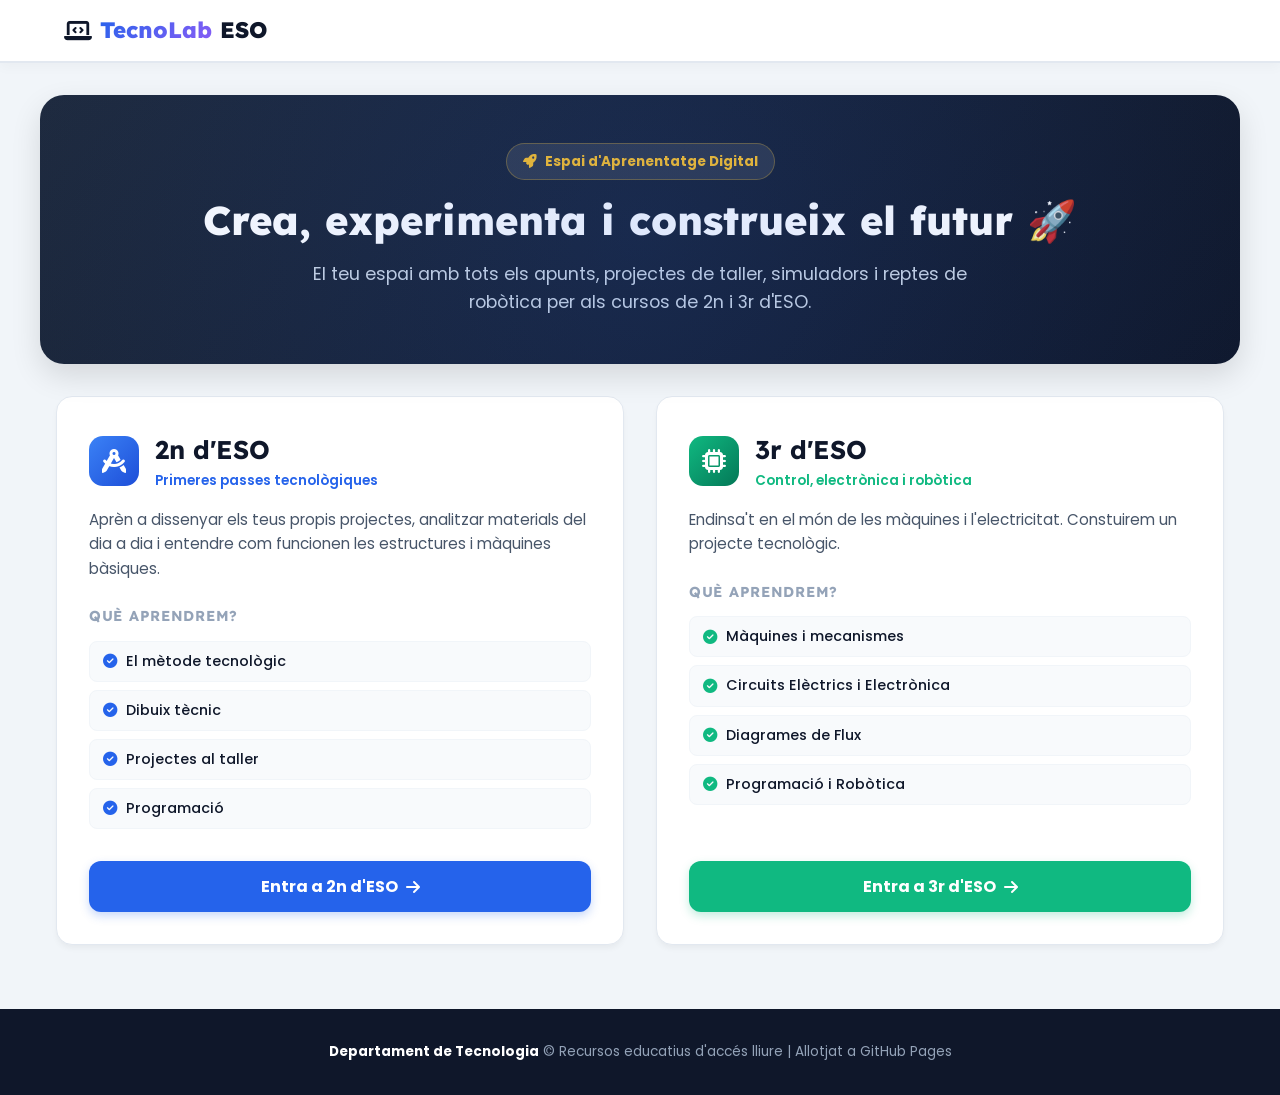
<file: index.html>
<!DOCTYPE html>
<html lang="ca">
<head>
    <meta charset="UTF-8">
    <meta name="viewport" content="width=device-width, initial-scale=1.0">
    <title>TecnoLab ESO | Descobreix, Crea i Programa</title>
    <!-- Fonts modernes i accessibles -->
    <link rel="preconnect" href="https://fonts.googleapis.com">
    <link rel="preconnect" href="https://fonts.gstatic.com" crossorigin>
    <link href="https://fonts.googleapis.com/css2?family=Lexend:wght@400;600;800&family=Poppins:wght@400;600;700&display=swap" rel="stylesheet">
    <!-- FontAwesome per a icones molones -->
    <link rel="stylesheet" href="https://cdnjs.cloudflare.com/ajax/libs/font-awesome/6.4.0/css/all.min.css">
    
    <style>
        :root {
            --primary: #2563eb;
            --primary-hover: #1d4ed8;
            --secondary: #10b981;
            --secondary-hover: #059669;
            --accent-yellow: #f59e0b;
            --bg-main: #f1f5f9;
            --card-bg: #ffffff;
            --text-main: #0f172a;
            --text-muted: #475569;
            --radius: 16px;
        }

        * {
            box-sizing: border-box;
            margin: 0;
            padding: 0;
        }

        body {
            font-family: 'Poppins', sans-serif;
            line-height: 1.6;
            color: var(--text-main);
            background-color: var(--bg-main);
        }

        h1, h2, h3, .logo {
            font-family: 'Lexend', sans-serif;
        }

        /* Capçalera i Navegació */
        header {
            background-color: rgba(255, 255, 255, 0.95);
            backdrop-filter: blur(8px);
            border-bottom: 2px solid #e2e8f0;
            position: sticky;
            top: 0;
            z-index: 1000;
            box-shadow: 0 4px 12px rgba(0,0,0,0.03);
        }

        .header-container {
            max-width: 1200px;
            margin: 0 auto;
            display: flex;
            justify-content: space-between;
            align-items: center;
            padding: 0.8rem 1.5rem;
        }

        .logo a {
            font-size: 1.4rem;
            font-weight: 800;
            color: var(--text-main);
            text-decoration: none;
            display: flex;
            align-items: center;
            gap: 0.5rem;
        }

        .logo span {
            background: linear-gradient(135deg, var(--primary), #8b5cf6);
            -webkit-background-clip: text;
            -webkit-text-fill-color: transparent;
        }

        nav ul {
            list-style: none;
            display: flex;
            gap: 1rem;
            align-items: center;
        }

        nav a {
            text-decoration: none;
            color: var(--text-main);
            font-weight: 600;
            font-size: 0.95rem;
            padding: 0.5rem 1rem;
            border-radius: 12px;
            transition: all 0.2s ease;
        }

        nav a.btn-nav {
            background-color: #e2e8f0;
        }

        nav a.btn-nav:hover {
            background-color: #cbd5e1;
        }

        /* Submenús */
        .dropdown {
            position: relative;
        }

        .dropdown-menu {
            display: none;
            position: absolute;
            top: 110%;
            left: 0;
            background-color: #ffffff;
            box-shadow: 0 10px 25px -5px rgba(0, 0, 0, 0.1), 0 8px 10px -6px rgba(0, 0, 0, 0.1);
            border: 1px solid #e2e8f0;
            border-radius: 14px;
            min-width: 270px;
            flex-direction: column;
            overflow: hidden;
            padding: 0.4rem;
        }

        .dropdown:hover .dropdown-menu {
            display: flex;
        }

        .dropdown-menu a {
            padding: 0.65rem 0.9rem;
            border-radius: 8px;
            display: flex;
            align-items: center;
            gap: 0.5rem;
            font-size: 0.88rem;
        }

        .dropdown-menu a:hover {
            background-color: #f1f5f9;
        }

        .dropdown-menu a.index-link {
            background-color: #d1fae5;
            color: #065f46;
            font-weight: 700;
            margin-bottom: 0.3rem;
        }

        .dropdown-menu a.index-link:hover {
            background-color: #a7f3d0;
        }

        /* Botons d'Accés Curs */
        .btn-eso-2 {
            background-color: var(--primary);
            color: white !important;
            box-shadow: 0 4px 10px rgba(37, 99, 235, 0.25);
        }
        .btn-eso-2:hover { background-color: var(--primary-hover); }

        .btn-eso-3 {
            background-color: var(--secondary);
            color: white !important;
            box-shadow: 0 4px 10px rgba(16, 185, 129, 0.25);
        }
        .btn-eso-3:hover { background-color: var(--secondary-hover); }

        /* Secció Hero */
        .hero {
            max-width: 1200px;
            margin: 2rem auto;
            padding: 3rem 1.5rem;
            text-align: center;
            background: linear-gradient(135deg, #1e293b, #0f172a);
            color: white;
            border-radius: 24px;
            box-shadow: 0 12px 30px rgba(0, 0, 0, 0.12);
            position: relative;
            overflow: hidden;
        }

        .hero::before {
            content: "";
            position: absolute;
            top: -50%;
            left: -50%;
            width: 200%;
            height: 200%;
            background: radial-gradient(circle, rgba(37, 99, 235, 0.15) 0%, transparent 60%);
            pointer-events: none;
        }

        .hero-badge {
            display: inline-flex;
            align-items: center;
            gap: 0.5rem;
            background-color: rgba(255, 255, 255, 0.1);
            color: #fbbf24;
            padding: 0.4rem 1rem;
            border-radius: 30px;
            font-size: 0.85rem;
            font-weight: 700;
            margin-bottom: 1rem;
            border: 1px solid rgba(251, 191, 36, 0.3);
        }

        .hero h1 {
            font-size: 2.5rem;
            font-weight: 800;
            margin-bottom: 1rem;
            line-height: 1.2;
        }

        .hero p {
            font-size: 1.1rem;
            color: #cbd5e1;
            max-width: 700px;
            margin: 0 auto;
        }

        /* Targetes de Cursos */
        .courses-grid {
            max-width: 1200px;
            margin: 2rem auto 4rem auto;
            display: grid;
            grid-template-columns: repeat(auto-fit, minmax(320px, 1fr));
            gap: 2rem;
            padding: 0 1rem;
        }

        .card {
            background-color: var(--card-bg);
            border-radius: var(--radius);
            border: 1px solid #e2e8f0;
            padding: 2rem;
            box-shadow: 0 4px 6px -1px rgba(0,0,0,0.05);
            transition: all 0.3s ease;
            display: flex;
            flex-direction: column;
            justify-content: space-between;
        }

        .card:hover {
            transform: translateY(-8px);
            box-shadow: 0 20px 25px -5px rgba(0, 0, 0, 0.1);
        }

        .card-header {
            display: flex;
            align-items: center;
            gap: 1rem;
            margin-bottom: 1rem;
        }

        .card-icon {
            width: 50px;
            height: 50px;
            border-radius: 14px;
            display: flex;
            align-items: center;
            justify-content: center;
            font-size: 1.5rem;
            color: white;
        }

        .card-2eso .card-icon { background: linear-gradient(135deg, #3b82f6, #1d4ed8); }
        .card-3eso .card-icon { background: linear-gradient(135deg, #10b981, #047857); }

        .card h2 {
            font-size: 1.6rem;
            font-weight: 700;
        }

        .card p {
            color: var(--text-muted);
            font-size: 0.95rem;
            margin-bottom: 1.5rem;
        }

        .card h3 {
            font-size: 0.9rem;
            text-transform: uppercase;
            letter-spacing: 0.05em;
            color: #94a3b8;
            margin-bottom: 0.8rem;
        }

        .topics-list {
            list-style: none;
            margin-bottom: 2rem;
            display: flex;
            flex-direction: column;
            gap: 0.5rem;
        }

        .topics-list li {
            display: flex;
            align-items: center;
            gap: 0.6rem;
            font-size: 0.9rem;
            font-weight: 500;
            background-color: #f8fafc;
            padding: 0.5rem 0.8rem;
            border-radius: 8px;
            border: 1px solid #f1f5f9;
        }

        .card-2eso .topics-list i { color: var(--primary); }
        .card-3eso .topics-list i { color: var(--secondary); }

        .card-link-btn {
            display: flex;
            align-items: center;
            justify-content: center;
            gap: 0.5rem;
            width: 100%;
            text-decoration: none;
            padding: 0.8rem 1.2rem;
            border-radius: 12px;
            color: white;
            font-weight: 700;
            font-size: 1rem;
            transition: all 0.2s;
        }

        footer {
            background-color: #0f172a;
            color: #94a3b8;
            text-align: center;
            padding: 2rem 1rem;
            font-size: 0.85rem;
        }

        footer strong { color: white; }

        @media (max-width: 768px) {
            .header-container {
                flex-direction: column;
                gap: 1rem;
            }
            .hero h1 { font-size: 1.8rem; }
            .hero p { font-size: 0.95rem; }
        }
    </style>
</head>
<body>

    <header>
        <div class="header-container">
            <div class="logo">
                <a href="index.html">
                    <i class="fa-solid fa-laptop-code text-blue-600"></i>
                    <span>TecnoLab</span> ESO
                </a>
            </div>
            
            
        </div>
    </header>

    <main>
        <!-- Hero Section Juvenil -->
        <section class="hero">
            <div class="hero-badge">
                <i class="fa-solid fa-rocket"></i> Espai d'Aprenentatge Digital
            </div>
            <h1>Crea, experimenta i construeix el futur 🚀</h1>
            <p>El teu espai amb tots els apunts, projectes de taller, simuladors i reptes de robòtica per als cursos de 2n i 3r d'ESO.</p>
        </section>

        <!-- Graella de Cursos -->
        <section class="courses-grid">
            
            <!-- Targeta 2n ESO -->
            <article class="card card-2eso">
                <div>
                    <div class="card-header">
                        <div class="card-icon">
                            <i class="fa-solid fa-compass-drafting"></i>
                        </div>
                        <div>
                            <h2>2n d'ESO</h2>
                            <p style="margin:0; font-size: 0.85rem; font-weight:600; color:var(--primary);">Primeres passes tecnològiques</p>
                        </div>
                    </div>
                    
                    <p>Aprèn a dissenyar els teus propis projectes, analitzar materials del dia a dia i entendre com funcionen les estructures i màquines bàsiques.</p>
                    
                    <h3>Què aprendrem?</h3>
                    <ul class="topics-list">
                        <li><i class="fa-solid fa-check-circle"></i> El mètode tecnològic</li>
                        <li><i class="fa-solid fa-check-circle"></i> Dibuix tècnic</li>
                        <li><i class="fa-solid fa-check-circle"></i> Projectes al taller</li>
                        <li><i class="fa-solid fa-check-circle"></i> Programació</li>
                    </ul>
                </div>

                <a href="2eso/index.html" class="card-link-btn btn-eso-2">
                    Entra a 2n d'ESO <i class="fa-solid fa-arrow-right"></i>
                </a>
            </article>

            <!-- Targeta 3r ESO -->
            <article class="card card-3eso">
                <div>
                    <div class="card-header">
                        <div class="card-icon">
                            <i class="fa-solid fa-microchip"></i>
                        </div>
                        <div>
                            <h2>3r d'ESO</h2>
                            <p style="margin:0; font-size: 0.85rem; font-weight:600; color:var(--secondary);">Control, electrònica i robòtica</p>
                        </div>
                    </div>

                    <p>Endinsa't en el món de les màquines i l'electricitat. Constuirem un projecte tecnològic.</p>

                    <h3>Què aprendrem?</h3>
                    <ul class="topics-list">
                        <li><i class="fa-solid fa-check-circle"></i> Màquines i mecanismes</li>
                        <li><i class="fa-solid fa-check-circle"></i> Circuits Elèctrics i Electrònica</li>
                        <li><i class="fa-solid fa-check-circle"></i> Diagrames de Flux</li>
                        <li><i class="fa-solid fa-check-circle"></i> Programació i Robòtica</li>
                    </ul>
                </div>

                <a href="3eso/index.html" class="card-link-btn btn-eso-3">
                    Entra a  3r d'ESO <i class="fa-solid fa-arrow-right"></i>
                </a>
            </article>

        </section>
    </main>

    <footer>
        <p><strong>Departament de Tecnologia</strong> &copy; Recursos educatius d'accés lliure | Allotjat a GitHub Pages</p>
    </footer>

</body>
</html>
</file>
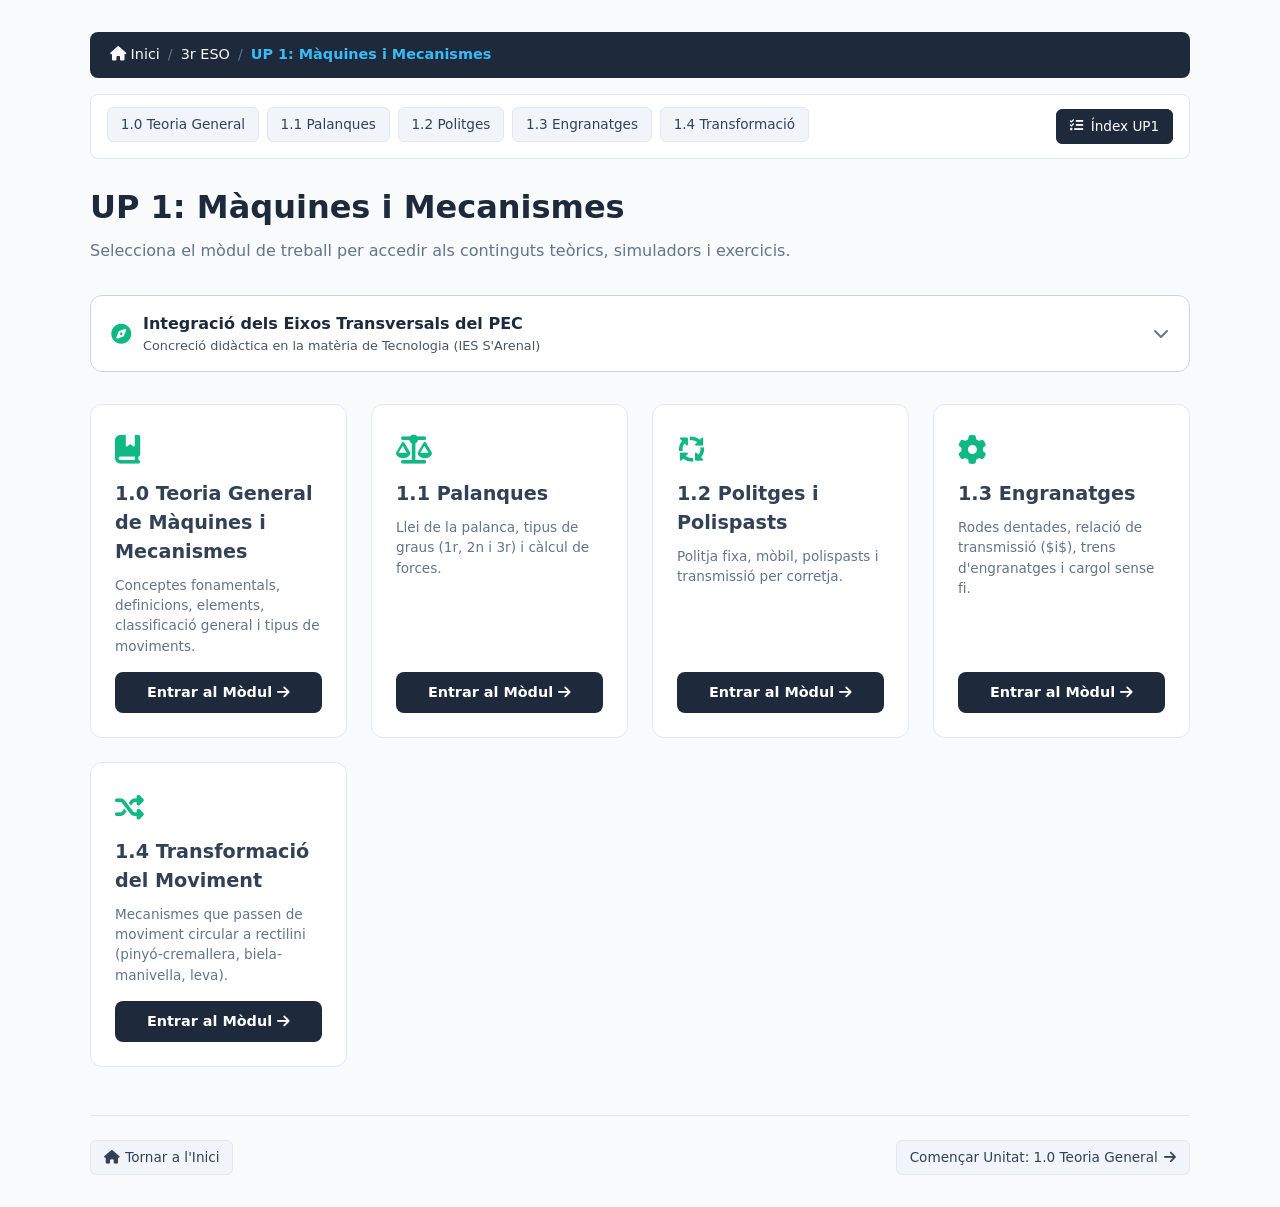
<file: 3eso/index.html>
<!DOCTYPE html>
<html lang="ca">
<head>
    <meta charset="UTF-8">
    <meta name="viewport" content="width=device-width, initial-scale=1.0">
    <title>UP 1: Màquines i Mecanismes | Tecnologia 3r ESO</title>
    <link rel="stylesheet" href="https://cdnjs.cloudflare.com/ajax/libs/font-awesome/6.4.0/css/all.min.css">
    <style>
        /* Estils generals reutilitzats del lloc web */
        :root { 
            --primary: #1e293b; 
            --accent: #10b981; 
            --bg: #f8fafc; 
            --border: #e2e8f0;
            --text: #334155;
            --card-bg: #ffffff;
        }

        * {
            box-sizing: border-box;
            margin: 0;
            padding: 0;
        }

        body { 
            font-family: system-ui, -apple-system, sans-serif; 
            background: var(--bg); 
            color: var(--text); 
            padding: 2rem; 
            line-height: 1.5;
        }

        .container { max-width: 1100px; margin: 0 auto; }

        /* --- NAVEGACIÓ PRINCIPAL / BREADCRUMB --- */
        .top-nav {
            background-color: var(--primary);
            border-radius: 8px;
            padding: 0.75rem 1.25rem;
            margin-bottom: 1rem;
            display: flex;
            justify-content: space-between;
            align-items: center;
            flex-wrap: wrap;
            gap: 0.5rem;
        }

        .breadcrumb {
            display: flex;
            align-items: center;
            gap: 0.5rem;
            font-size: 0.9rem;
            color: #94a3b8;
            list-style: none;
            margin-bottom: 0;
        }

        .breadcrumb li { margin-bottom: 0; }

        .breadcrumb a {
            color: #f8fafc;
            text-decoration: none;
            transition: color 0.2s;
        }

        .breadcrumb a:hover {
            color: var(--accent);
            text-decoration: underline;
        }

        .breadcrumb .separator { color: #64748b; }
        .breadcrumb .current { color: #38bdf8; font-weight: 600; }

        /* --- NAVEGACIÓ SECUNDÀRIA / SUBBLOCS DE LA UNITAT --- */
        .unit-nav {
            background: var(--card-bg);
            border: 1px solid var(--border);
            border-radius: 8px;
            padding: 0.75rem 1rem;
            margin-bottom: 1.5rem;
            display: flex;
            align-items: center;
            justify-content: space-between;
            gap: 1rem;
            flex-wrap: wrap;
        }

        .unit-menu {
            display: flex;
            gap: 0.5rem;
            overflow-x: auto;
            padding-bottom: 0.25rem;
        }

        .nav-btn {
            display: inline-flex;
            align-items: center;
            gap: 0.4rem;
            padding: 0.4rem 0.8rem;
            border-radius: 6px;
            font-size: 0.85rem;
            font-weight: 500;
            text-decoration: none;
            color: var(--text);
            background-color: #f1f5f9;
            border: 1px solid var(--border);
            white-space: nowrap;
            transition: all 0.2s ease;
        }

        .nav-btn:hover {
            background-color: var(--primary);
            color: white;
            border-color: var(--primary);
        }

        .nav-btn.active {
            background-color: var(--primary);
            color: white;
            border-color: var(--primary);
        }

        .grid-modules { 
            display: grid; 
            grid-template-columns: repeat(auto-fit, minmax(240px, 1fr)); 
            gap: 1.5rem; 
            margin-top: 2rem; 
        }

        .card-module { 
            background: white; 
            border-radius: 12px; 
            padding: 1.5rem; 
            border: 1px solid #e2e8f0; 
            display: flex; 
            flex-direction: column; 
            justify-content: space-between; 
            transition: transform 0.2s, box-shadow 0.2s; 
        }

        .card-module:hover { 
            transform: translateY(-3px); 
            box-shadow: 0 10px 15px -3px rgba(0,0,0,0.1); 
        }

        .btn-action { 
            display: inline-block; 
            padding: 0.6rem 1rem; 
            background: var(--primary); 
            color: white; 
            border-radius: 8px; 
            text-decoration: none; 
            text-align: center; 
            font-weight: 600; 
            margin-top: 1rem; 
            font-size: 0.9rem; 
        }

        .btn-action:hover { background: #0f172a; }

        details summary::-webkit-details-marker { display: none; }
        details[open] .icon-arrow { transform: rotate(180deg); }

        /* --- FOOTER DE NAVEGACIÓ --- */
        footer {
            margin-top: 3rem;
            padding-top: 1.5rem;
            border-top: 1px solid var(--border);
            display: flex;
            justify-content: space-between;
            align-items: center;
            flex-wrap: wrap;
            gap: 1rem;
        }

        .footer-nav {
            display: flex;
            gap: 1rem;
            width: 100%;
            justify-content: space-between;
        }

        @media (max-width: 600px) {
            .top-nav {
                flex-direction: column;
                align-items: flex-start;
            }
            .unit-nav {
                flex-direction: column;
                align-items: stretch;
            }
            .footer-nav {
                flex-direction: column;
            }
            .footer-nav .nav-btn {
                justify-content: center;
            }
        }
    </style>
</head>
<body>
    <div class="container">
        <!-- 1. BREADCRUMB / NAVEGACIÓ GLOBAL -->
        <nav class="top-nav" aria-label="Navegació global">
            <ul class="breadcrumb">
                <li><a href="../index.html"><i class="fa-solid fa-house"></i> Inici</a></li>
                <li class="separator">/</li>
                <li><a href="index.html">3r ESO</a></li>
                <li class="separator">/</li>
                <li class="current">UP 1: Màquines i Mecanismes</li>
            </ul>
        </nav>

        <!-- 2. SUB-NAVEGACIÓ DE LA UNITAT -->
        <nav class="unit-nav" aria-label="Navegació de la unitat">
            <div class="unit-menu">
                <a href="3ESO_U1_1_maquines_i_mecanismes.html" class="nav-btn">1.0 Teoria General</a>
                <a href="3ESO_U1_1_palanques.html" class="nav-btn">1.1 Palanques</a>
                <a href="3ESO_U1_2_politges.html" class="nav-btn">1.2 Politges</a>
                <a href="3ESO_U1_3_engranatges.html" class="nav-btn">1.3 Engranatges</a>
                <a href="3ESO_U1_4_transformacio.html" class="nav-btn">1.4 Transformació</a>
            </div>
            <a href="3ESO_U1_index.html" class="nav-btn active"><i class="fa-solid fa-list-check"></i> Índex UP1</a>
        </nav>

        <header style="margin-bottom: 2rem;">
            <h1 style="color: var(--primary); font-size: 2rem; margin-bottom: 0.5rem;">UP 1: Màquines i Mecanismes</h1>
            <p style="color: #64748b; margin: 0;">Selecciona el mòdul de treball per accedir als continguts teòrics, simuladors i exercicis.</p>
        </header>

        <!-- Secció Eixos Transversals (PEC) - Desplegable -->
        <section style="background-color: white; border: 1px solid #cbd5e1; border-radius: 12px; margin-bottom: 2rem; overflow: hidden;">
            <details>
                <summary style="padding: 1rem 1.25rem; cursor: pointer; display: flex; align-items: center; justify-content: space-between; user-select: none;">
                    <div style="display: flex; align-items: center; gap: 0.75rem;">
                        <i class="fa-solid fa-compass fa-lg text-emerald-600" style="color: var(--accent);"></i>
                        <div>
                            <h3 style="font-size: 1rem; font-weight:700; margin: 0; color: var(--primary);">Integració dels Eixos Transversals del PEC</h3>
                            <p style="font-size:0.8rem; color:#475569; margin: 0;">Concreció didàctica en la matèria de Tecnologia (IES S'Arenal)</p>
                        </div>
                    </div>
                    <i class="fa-solid fa-chevron-down icon-arrow" style="transition: transform 0.3s; color: #64748b;"></i>
                </summary>
                <div style="padding: 1rem 1.25rem; border-top: 1px solid #e2e8f0; background: #f8fafc;">
                    <table style="width: 100%; border-collapse: collapse; font-size: 0.83rem; background: white; border-radius: 8px; overflow: hidden;">
                        <thead>
                            <tr style="background-color: var(--primary); color: white; text-align: left;">
                                <th style="padding: 0.6rem; width: 30%;">Eix PEC</th>
                                <th style="padding: 0.6rem; width: 40%;">Concreció Didàctica</th>
                                <th style="padding: 0.6rem; width: 30%;">Mecanismes / Activitats</th>
                            </tr>
                        </thead>
                        <tbody>
                            <tr style="border-bottom: 1px solid #e2e8f0;">
                                <td style="padding: 0.6rem; font-weight: bold;">PLC (Comprensió)</td>
                                <td style="padding: 0.6rem;">Vocabulari tècnic i lectura crítica.</td>
                                <td style="padding: 0.6rem;">Glossaris i resolució de problemes.</td>
                            </tr>
                            <tr style="border-bottom: 1px solid #e2e8f0;">
                                <td style="padding: 0.6rem; font-weight: bold;">Digital / Crític</td>
                                <td style="padding: 0.6rem;">Ús de simuladors i eines col·laboratives.</td>
                                <td style="padding: 0.6rem;">Simuladors interactius de mecanismes.</td>
                            </tr>
                            <tr style="border-bottom: 1px solid #e2e8f0;">
                                <td style="padding: 0.6rem; font-weight: bold;">Sostenibilitat Local</td>
                                <td style="padding: 0.6rem;">Eficiència energètica i entorn de Mallorca.</td>
                                <td style="padding: 0.6rem;">Estudi de màquines industrials locals.</td>
                            </tr>
                        </tbody>
                    </table>
                </div>
            </details>
        </section>

        <!-- Grid dels Subblocs -->
        <main class="grid-modules">
            <!-- Subbloc 1.0 -->
            <article class="card-module">
                <div>
                    <div style="color: var(--accent); font-size: 1.8rem; margin-bottom: 0.5rem;"><i class="fa-solid fa-book-bookmark"></i></div>
                    <h2 style="font-size: 1.2rem; margin: 0 0 0.5rem 0;">1.0 Teoria General de Màquines i Mecanismes</h2>
                    <p style="font-size: 0.85rem; color: #64748b;">Conceptes fonamentals, definicions, elements, classificació general i tipus de moviments.</p>
                </div>
                <a href="3ESO_U1_1_maquines_i_mecanismes.html" class="btn-action">Entrar al Mòdul <i class="fa-solid fa-arrow-right"></i></a>
            </article>

            <!-- Subbloc 1.1 -->
            <article class="card-module">
                <div>
                    <div style="color: var(--accent); font-size: 1.8rem; margin-bottom: 0.5rem;"><i class="fa-solid fa-scale-balanced"></i></div>
                    <h2 style="font-size: 1.2rem; margin: 0 0 0.5rem 0;">1.1 Palanques</h2>
                    <p style="font-size: 0.85rem; color: #64748b;">Llei de la palanca, tipus de graus (1r, 2n i 3r) i càlcul de forces.</p>
                </div>
                <a href="3ESO_U1_1_palanques.html" class="btn-action">Entrar al Mòdul <i class="fa-solid fa-arrow-right"></i></a>
            </article>

            <!-- Subbloc 1.2 -->
            <article class="card-module">
                <div>
                    <div style="color: var(--accent); font-size: 1.8rem; margin-bottom: 0.5rem;"><i class="fa-solid fa-arrows-spin"></i></div>
                    <h2 style="font-size: 1.2rem; margin: 0 0 0.5rem 0;">1.2 Politges i Polispasts</h2>
                    <p style="font-size: 0.85rem; color: #64748b;">Politja fixa, mòbil, polispasts i transmissió per corretja.</p>
                </div>
                <a href="3ESO_U1_2_politges.html" class="btn-action">Entrar al Mòdul <i class="fa-solid fa-arrow-right"></i></a>
            </article>

            <!-- Subbloc 1.3 -->
            <article class="card-module">
                <div>
                    <div style="color: var(--accent); font-size: 1.8rem; margin-bottom: 0.5rem;"><i class="fa-solid fa-gear"></i></div>
                    <h2 style="font-size: 1.2rem; margin: 0 0 0.5rem 0;">1.3 Engranatges</h2>
                    <p style="font-size: 0.85rem; color: #64748b;">Rodes dentades, relació de transmissió ($i$), trens d'engranatges i cargol sense fi.</p>
                </div>
                <a href="3ESO_U1_3_engranatges.html" class="btn-action">Entrar al Mòdul <i class="fa-solid fa-arrow-right"></i></a>
            </article>

            <!-- Subbloc 1.4 -->
            <article class="card-module">
                <div>
                    <div style="color: var(--accent); font-size: 1.8rem; margin-bottom: 0.5rem;"><i class="fa-solid fa-shuffle"></i></div>
                    <h2 style="font-size: 1.2rem; margin: 0 0 0.5rem 0;">1.4 Transformació del Moviment</h2>
                    <p style="font-size: 0.85rem; color: #64748b;">Mecanismes que passen de moviment circular a rectilini (pinyó-cremallera, biela-manivella, leva).</p>
                </div>
                <a href="3ESO_U1_4_transformacio.html" class="btn-action">Entrar al Mòdul <i class="fa-solid fa-arrow-right"></i></a>
            </article>
        </main>

        <!-- 3. NAVEGACIÓ INFERIOR / FOOTER -->
        <footer>
            <div class="footer-nav">
                <a href="../index.html" class="nav-btn"><i class="fa-solid fa-house"></i> Tornar a l'Inici</a>
                <a href="3ESO_U1_1_maquines_i_mecanismes.html" class="nav-btn">Començar Unitat: 1.0 Teoria General <i class="fa-solid fa-arrow-right"></i></a>
            </div>
        </footer>
    </div>
</body>
</html>
</file>
